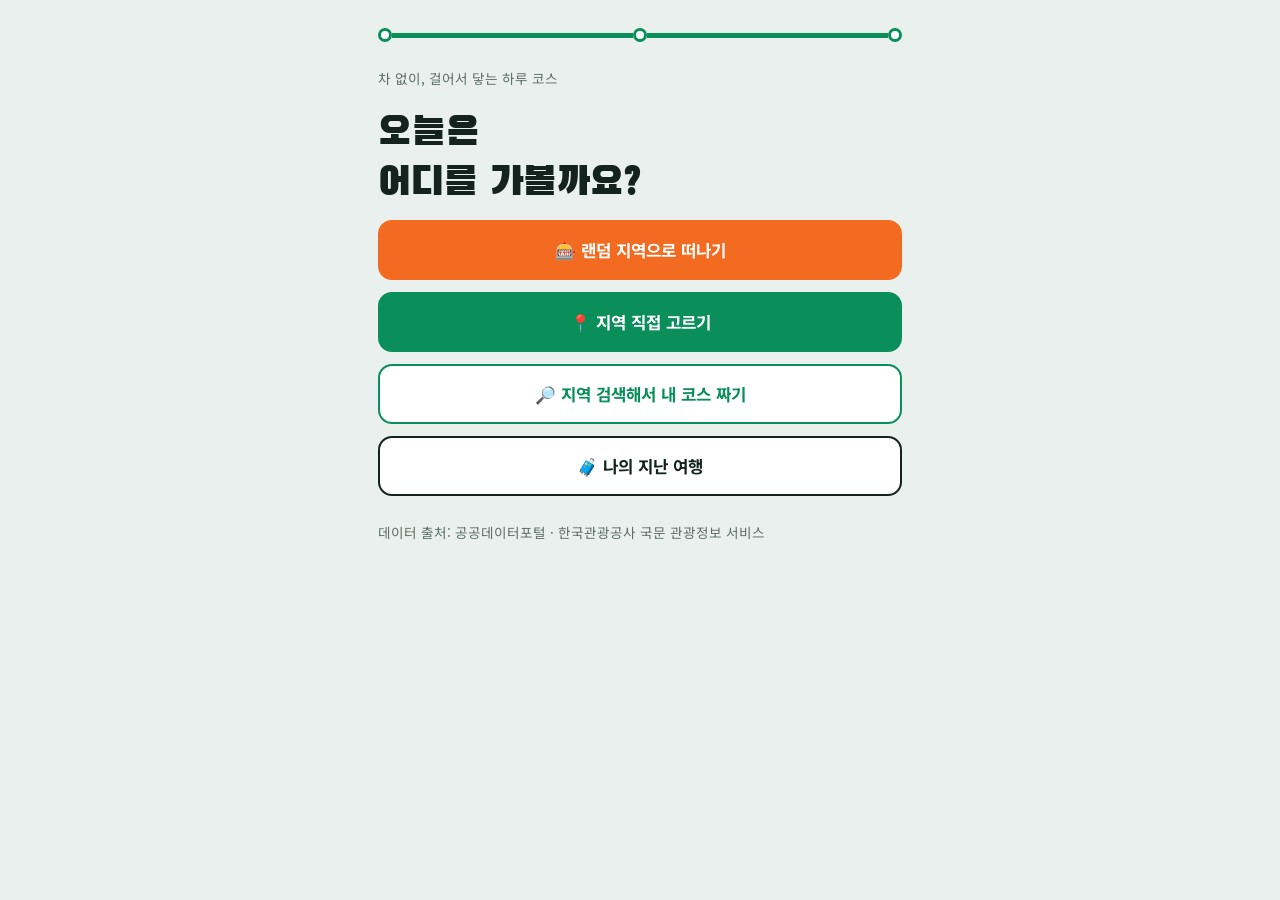
<file: index.html>
<!doctype html><html lang="ko"><head><meta charset="utf-8"><meta name="viewport" content="width=device-width,initial-scale=1">
<title>뚜벅이 여행 | 오늘은 어디를 가볼까요?</title>
<link href="https://fonts.googleapis.com/css2?family=Black+Han+Sans&family=Noto+Sans+KR:wght@400;700&display=swap" rel="stylesheet">
<link rel="stylesheet" href="style.css"></head><body><main class="w">
<div class="line" aria-hidden="true"><i></i><b></b><i></i><b></b><i></i></div>
<p class="sm">차 없이, 걸어서 닿는 하루 코스</p>
<h1>오늘은<br>어디를 가볼까요?</h1>
<a class="btn o" href="random.html">🎰 랜덤 지역으로 떠나기</a>
<a class="btn g" href="select.html">📍 지역 직접 고르기</a>
<a class="btn" href="search.html" style="border-color:var(--g);color:var(--g)">🔎 지역 검색해서 내 코스 짜기</a>
<a class="btn" href="history.html">🧳 나의 지난 여행 <span id="cnt"></span></a>
<p class="sm" style="margin-top:26px">데이터 출처: 공공데이터포털 · 한국관광공사 국문 관광정보 서비스</p>
</main><script src="config.js"></script><script src="common.js"></script>
<script>const n=LS.get('hist',[]).length;if(n)$('#cnt').textContent=`(${n})`</script></body></html>
</file>
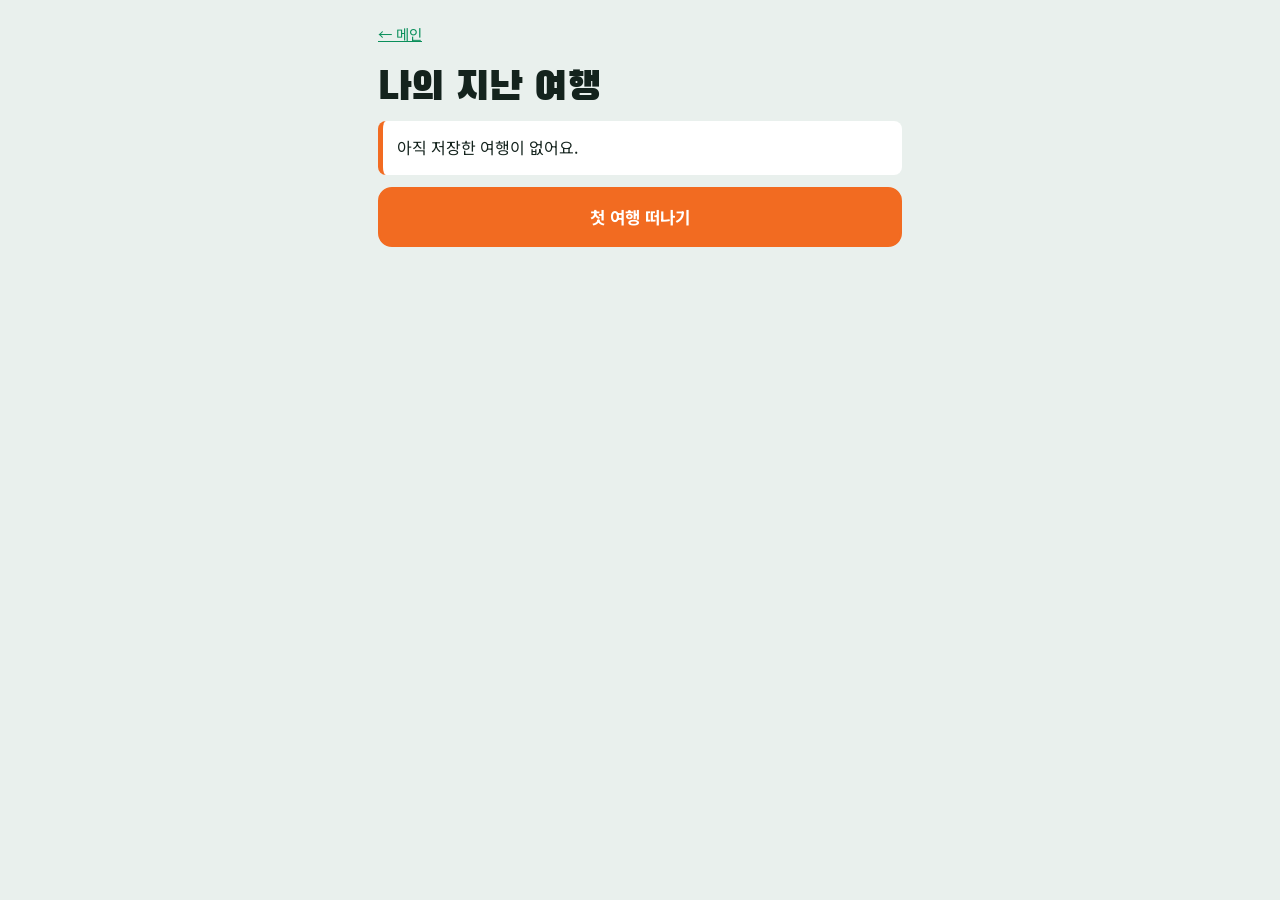
<file: history.html>
<!doctype html><html lang="ko"><head><meta charset="utf-8"><meta name="viewport" content="width=device-width,initial-scale=1">
<title>나의 지난 여행 | 뚜벅이 여행</title>
<link href="https://fonts.googleapis.com/css2?family=Black+Han+Sans&family=Noto+Sans+KR:wght@400;700&display=swap" rel="stylesheet">
<link rel="stylesheet" href="style.css"></head><body><main class="w">
<div class="top"><a href="index.html">← 메인</a></div>
<h1>나의 지난 여행</h1><div class="sum" id="stat" hidden></div><div id="list"></div>
</main><script src="config.js"></script><script src="common.js"></script>
<script>
function draw(){
  const H=LS.get('hist',[]);
  if(!H.length){$('#stat').hidden=true;$('#list').innerHTML='<p class="err">아직 저장한 여행이 없어요.</p><a class="btn o" href="random.html">첫 여행 떠나기</a>';return}
  const cnt={};H.forEach(h=>cnt[h.region]=(cnt[h.region]||0)+1);
  const top=Object.entries(cnt).sort((a,b)=>b[1]-a[1])[0];
  $('#stat').hidden=false;$('#stat').textContent=`총 ${H.length}번 · 누적 도보 ${(H.reduce((a,h)=>a+h.total,0)/1000).toFixed(1)}km · 가장 많이 간 곳: ${top[0]}`;
  $('#list').innerHTML=H.map(h=>`<details><summary>${esc(h.region)} · ${new Date(h.id).toLocaleDateString('ko-KR')} ${h.mode==='random'?'🎰':'📍'}</summary>
  <small>${esc(h.hub)} 출발 · 도보 ${(h.total/1000).toFixed(1)}km · ${h.mins}분</small><ol>${h.stops.map(s=>`<li><span class="tg" style="background:${COL[s.t]}">${s.t}</span>${esc(s.name)}</li>`).join('')}</ol>
  <button class="btn k" data-id="${h.id}" style="padding:8px;margin-top:10px">삭제</button></details>`).join('');
}
$('#list').onclick=e=>{const id=e.target.dataset?.id;if(id){LS.set('hist',LS.get('hist',[]).filter(h=>h.id!=id));draw()}};
draw();
</script></body></html>
</file>
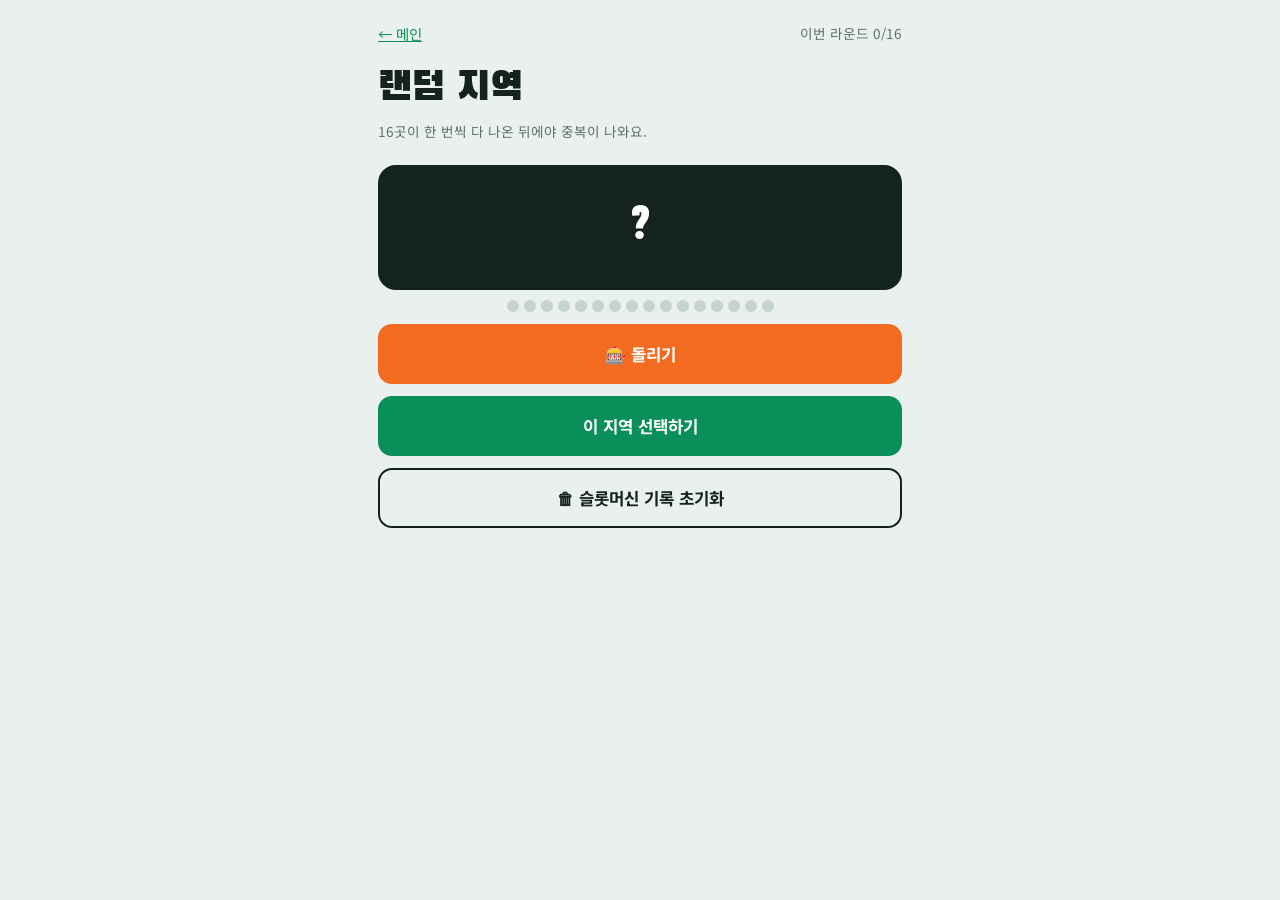
<file: random.html>
<!doctype html><html lang="ko"><head><meta charset="utf-8"><meta name="viewport" content="width=device-width,initial-scale=1">
<title>랜덤 지역 | 뚜벅이 여행</title>
<link href="https://fonts.googleapis.com/css2?family=Black+Han+Sans&family=Noto+Sans+KR:wght@400;700&display=swap" rel="stylesheet">
<link rel="stylesheet" href="style.css"></head><body><main class="w">
<div class="top"><a href="index.html">← 메인</a><span class="sm" id="left"></span></div>
<h1>랜덤 지역</h1><p class="sm">16곳이 한 번씩 다 나온 뒤에야 중복이 나와요.</p>
<div class="slot" aria-live="polite"><span id="reel">?</span></div>
<div class="dots" id="dots" aria-hidden="true"></div><p class="sm" id="msg" style="text-align:center"></p>
<button class="btn o" id="spin">🎰 돌리기</button>
<button class="btn g" id="pick" hidden>이 지역 선택하기</button>
<button class="btn k" id="reset">🗑 슬롯머신 기록 초기화</button>
</main><script src="config.js"></script><script src="common.js"></script>
<script>
let target=null;
const reel=$('#reel'),spin=$('#spin'),pick=$('#pick'),reset=$('#reset');
function stat(msg){const used=LS.get('used',bagLeft()?16-bagLeft():0);$('#left').textContent=`이번 라운드 ${used}/16`;
  $('#dots').innerHTML=REGIONS.map((_,i)=>`<i class="${i<used?'on':''}"></i>`).join('');$('#msg').textContent=msg||''}
function show(i){reel.textContent=REGIONS[i].n;reel.classList.remove('t');void reel.offsetWidth;reel.classList.add('t')}
function run(t){return new Promise(done=>{
  const s=Math.random()*16|0,total=32+((t-s+16)%16);let i=s,n=0;  // 32=16×2 → 정확히 target에서 멈춤
  (function tick(){i=(i+1)%16;show(i);if(++n>=total)return done();setTimeout(tick,30+n*n*.08)})();})}
spin.onclick=async()=>{
  spin.disabled=reset.disabled=true;pick.hidden=true;
  const {r,renewed}=drawRegion();target=r;LS.set('used',16-bagLeft());
  await run(r);
  stat(renewed?'🔄 16곳을 모두 돌았어요! 새 라운드가 시작됐어요.':'');
  reel.classList.remove('t');spin.textContent='🎰 다시 돌리기';spin.disabled=reset.disabled=false;pick.hidden=false;
};
pick.onclick=()=>ask(target,'random');
reset.onclick=()=>{
  if(!confirm('슬롯머신 기록을 초기화할까요?\n이번 라운드에서 나온 지역이 모두 다시 나올 수 있어요.'))return;
  LS.set('bag',[]);LS.set('used',0);target=null;
  pick.hidden=true;reel.textContent='?';spin.textContent='🎰 돌리기';
  stat('초기화했어요! 16곳이 다시 한 번씩 나와요.');
};
window.onNo=()=>{pick.hidden=true;stat('다른 지역으로 다시 돌려볼까요?')};
stat();
</script></body></html>
</file>
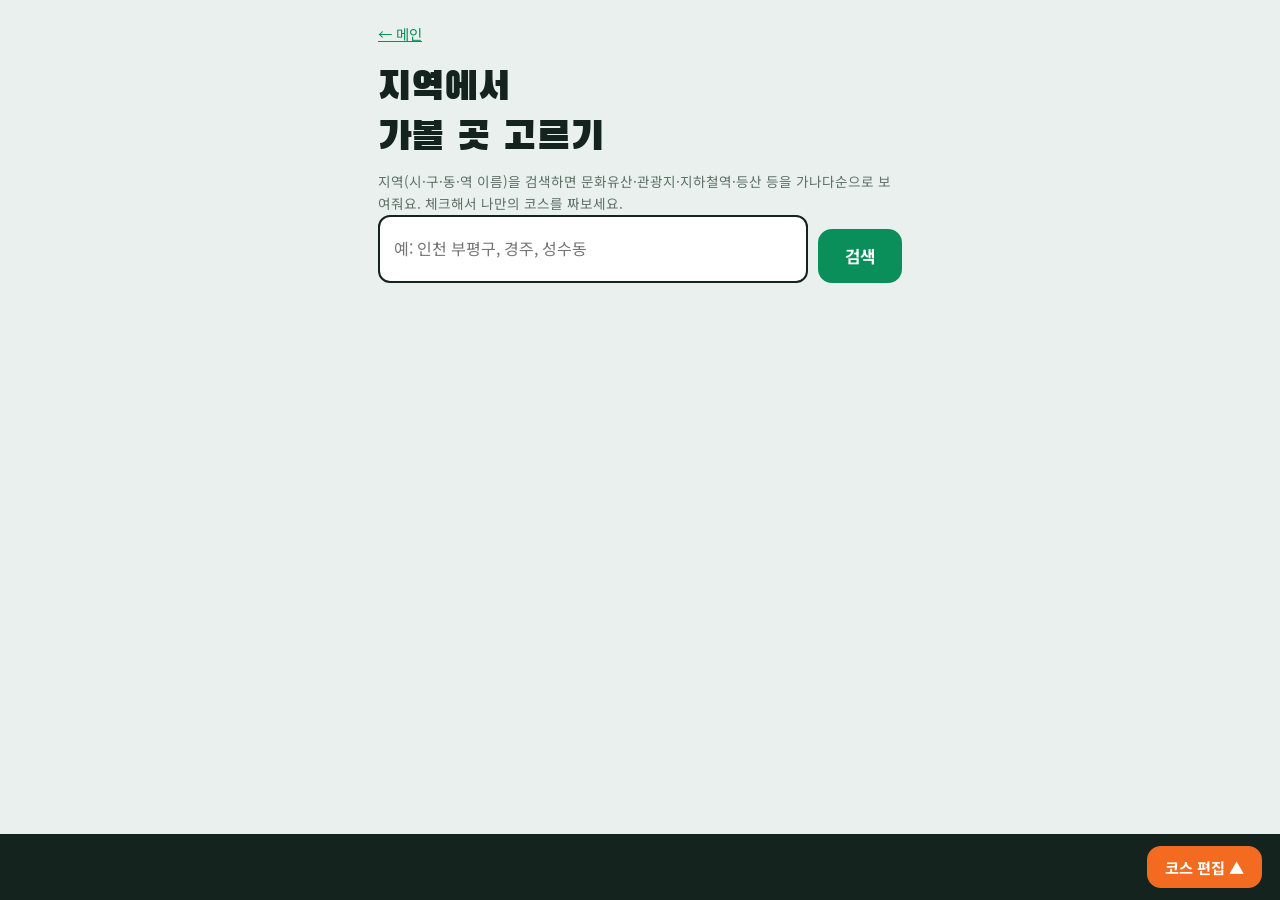
<file: search.html>
<!doctype html><html lang="ko"><head><meta charset="utf-8"><meta name="viewport" content="width=device-width,initial-scale=1">
<title>지역 검색 | 뚜벅이 여행</title>
<link href="https://fonts.googleapis.com/css2?family=Black+Han+Sans&family=Noto+Sans+KR:wght@400;700&display=swap" rel="stylesheet">
<link rel="stylesheet" href="style.css"></head><body><main class="w" style="padding-bottom:110px">
<div class="top"><a href="index.html">← 메인</a></div>
<h1>지역에서<br>가볼 곳 고르기</h1><p class="sm">지역(시·구·동·역 이름)을 검색하면 문화유산·관광지·지하철역·등산 등을 가나다순으로 보여줘요. 체크해서 나만의 코스를 짜보세요.</p>
<form id="f" class="row"><input id="q" placeholder="예: 인천 부평구, 경주, 성수동" required><button class="btn g s">검색</button></form>
<div id="cands" class="chips"></div><div id="info"></div>
<div id="main" hidden>
  <div class="chips" id="tabs"></div>
  <div class="row" style="gap:8px"><input id="flt" placeholder="목록에서 이름 찾기"><label class="sm" style="white-space:nowrap;margin:0;align-self:center"><input type="checkbox" id="ph" checked style="width:auto"> 사진 있는 곳만</label></div>
  <label class="sm" for="crad">'자동코스' 버튼의 코스 반경</label>
  <select id="crad"><option value="1000">1km</option><option value="2000" selected>2km</option><option value="3000">3km</option></select>
  <div id="list"></div>
</div>
<div id="warn"></div>
</main>
<div class="bar" id="bar" hidden><span id="cnt"></span><button class="btn o" data-a="open">코스 편집 ▲</button></div>
<script src="config.js"></script><script src="common.js"></script>
<script>
const CAT=['관광지','문화유산','문화시설','등산·트레킹','지하철역','맛집','카페'];
const HIK=/(산|봉)$|등산|둘레길|트레킹|산책로|숲길|올레|탐방|자락길/;
let ALL=[],TAB='',REG=null,SEL=[],CANDS=[],VIEW=[];
const key=r=>r.name+'|'+r.x.toFixed(4)+'|'+r.y.toFixed(4);
async function geoRegion(q){
  const r=await fetch(`https://nominatim.openstreetmap.org/search?q=${encodeURIComponent(q)}&format=jsonv2&countrycodes=kr&limit=4&accept-language=ko`);
  return(await r.json()).map(i=>{const[s,n,w,e]=i.boundingbox.map(Number);
    return{name:i.name||i.display_name.split(',')[0],addr:i.display_name.split(',').slice(-3,-1).reverse().join(' ').trim(),x:+i.lon,y:+i.lat,rad:Math.min(20000,Math.max(1500,Math.round(meters({x:w,y:s},{x:e,y:n})/2)))}});
}
async function stations(c,r){ // 지하철·철도역: OpenStreetMap Overpass (지역별로 localStorage에 캐시)
  const ck=`${c.x.toFixed(2)},${c.y.toFixed(2)},${r}`,cache=LS.get('stc',{});if(cache[ck])return cache[ck];
  const q=`[out:json][timeout:15];node["railway"="station"](around:${r},${c.y},${c.x});out 120;`;
  const list=(await overpass(q)).elements.filter(e=>/[가-힣]/.test(e.tags?.name||'')).map(e=>({name:e.tags.name.replace(/역?$/,'역'),addr:'',x:e.lon,y:e.lat,img:'',t:'지하철역',k:'station'}));
  cache[ck]=list;LS.set('stc',cache);return list;
}
function cls(v,ct){
  const hik=HIK.test(v.title)||v.cat3==='A01010400';
  if(ct===39)return v.cat3==='A05020900'?'카페':'맛집';
  if(ct===28)return hik?'등산·트레킹':null;
  if(hik)return'등산·트레킹';
  return ct===14?'문화시설':v.cat2==='A0201'?'문화유산':'관광지';
}
$('#f').onsubmit=async e=>{
  e.preventDefault();const q=$('#q').value.trim();if(!q)return;
  if(CONFIG.KEY.includes('여기에')){$('#info').innerHTML='<p class="err">config.js에 인증키를 넣어주세요.</p>';return}
  $('#info').innerHTML='<p class="sm">지역을 찾는 중…</p>';
  try{CANDS=await geoRegion(q)}catch(err){$('#info').innerHTML=`<p class="err">지역 검색 실패: ${esc(err.message)}</p>`;return}
  if(!CANDS.length){$('#info').innerHTML=`<p class="err">지역을 찾지 못했어요. '인천 부평구'처럼 시·구 이름을 함께 적어보세요.</p>`;return}
  $('#cands').innerHTML=CANDS.length>1?'<span class="sm" style="width:100%">혹시 이곳인가요?</span>'+CANDS.map((c,i)=>`<button data-c="${i}">${esc(c.name)} <small style="display:inline">${esc(c.addr)}</small></button>`).join(''):'';
  loadRegion(0);
};
async function loadRegion(i){
  REG=CANDS[i];const c=REG;
  $('#info').innerHTML=`<div class="sum">📍 ${esc(c.name)} <small>${esc(c.addr)} · 반경 약 ${(c.rad/1000).toFixed(1)}km 안의 장소</small></div>`;
  $('#main').hidden=true;$('#warn').innerHTML='<p class="sm">공공데이터에서 장소를 모으는 중…</p>';
  const rs=await Promise.allSettled([near(c,12,100,c.rad),near(c,14,60,c.rad),near(c,28,60,c.rad),near(c,39,100,c.rad),stations(c,Math.min(c.rad,8000))]);
  const nm=['관광지','문화시설','레포츠','맛집·카페','지하철역(OSM)'],cts=[12,14,28,39],seen=new Set();let warn='';ALL=[];
  rs.forEach((r,i)=>{
    if(r.status!=='fulfilled'){warn+=`<p class="sm">⚠ ${nm[i]} 불러오기 실패: ${esc(r.reason.message)}</p>`;return}
    r.value.forEach(v=>{
      const o=i===4?v:(t=>t&&{name:v.title,addr:v.addr1,x:+v.mapx,y:+v.mapy,img:(v.firstimage||'').replace('http://','https://'),t,k:t==='문화유산'?'heritage':'spot'})(cls(v,cts[i]));
      if(o&&o.x&&!seen.has(key(o))){seen.add(key(o));ALL.push(o)}
    });
  });
  $('#warn').innerHTML=warn;
  TAB=CAT.find(t=>ALL.some(r=>r.t===t))||CAT[0];$('#main').hidden=false;draw();
}
function draw(){
  const f=$('#flt').value.trim(),ph=$('#ph').checked,ok=r=>(!f||r.name.includes(f))&&(!ph||r.t==='지하철역'||r.img);
  $('#tabs').innerHTML=CAT.map(t=>`<button data-t="${t}" class="${t===TAB?'on':''}">${t} ${ALL.filter(r=>r.t===t&&ok(r)).length}</button>`).join('');
  VIEW=ALL.filter(r=>r.t===TAB&&ok(r)).sort((a,b)=>a.name.localeCompare(b.name,'ko')).slice(0,80);  // 가나다순
  const auto=r=>'course.html?'+new URLSearchParams({m:'search',n:r.name,x:r.x,y:r.y,k:r.k,t:r.t,a:r.addr||'',rad:$('#crad').value});
  $('#list').innerHTML=`<a class="btn g" href="${auto({name:REG.name,x:REG.x,y:REG.y,k:'place',t:'장소'})}">📍 이 지역 중심에서 자동 코스 짜기</a>`+
   (VIEW.length?VIEW.map((r,i)=>`<label class="pl"><input type="checkbox" data-k="${i}" ${SEL.some(s=>key(s)===key(r))?'checked':''}>${r.img?`<img src="${esc(r.img)}" alt="" loading="lazy">`:''}<span><b>${esc(r.name)}</b><small>${esc(r.addr)||r.t}</small></span><a class="go" href="${auto(r)}">자동코스</a></label>`).join(''):'<p class="sm" style="margin-top:14px">이 분류에는 표시할 장소가 없어요. (사진 필터를 꺼보세요)</p>');
  bar();
}
const bar=()=>{$('#bar').hidden=!SEL.length;$('#cnt').textContent=`선택한 곳 ${SEL.length}/8`};
function tray(){
  let d=$('#tray');if(!d){d=document.createElement('div');d.id='tray';d.className='md';document.body.append(d)}
  d.innerHTML=`<div class="bx" style="text-align:left;max-height:86vh;overflow:auto"><h2>내 코스 (${SEL.length}곳)</h2><p class="sm">↑↓로 순서를 바꾸거나 '동선 최적화'를 눌러보세요.</p>
  ${SEL.map((r,i)=>`<div class="tr"><span class="tg" style="background:${COL[r.t]}">${r.t}</span><b>${esc(r.name)}</b><button data-a="u${i}">↑</button><button data-a="d${i}">↓</button><button data-a="x${i}">✕</button></div>`).join('')||'<p class="sm">아직 고른 곳이 없어요.</p>'}
  <button class="btn k" data-a="opt">🔀 동선 최적화 (총 이동거리 최소)</button><button class="btn g" data-a="go">이 순서로 코스 보기 →</button><button class="btn k" data-a="close">닫기</button></div>`;
}
function optimize(){ // 선택지 전체 순열 중 총 이동거리가 가장 짧은 순서 (최대 8곳 → 40,320가지)
  let best=SEL,bd=1e12;
  for(const q of perms(SEL)){let d=0;for(let i=1;i<q.length;i++)d+=meters(q[i-1],q[i]);if(d<bd){bd=d;best=q}}
  SEL=best;
}
document.addEventListener('click',e=>{
  const t=e.target.closest('[data-t]'),c=e.target.closest('[data-c]'),a=e.target.closest('[data-a]');
  if(t){TAB=t.dataset.t;draw()}
  if(c)loadRegion(+c.dataset.c);
  if(a){const v=a.dataset.a,i=+v.slice(1);
    if(v==='open'||v==='close'){v==='close'?$('#tray').remove():tray();return}
    if(v[0]==='u'&&i>0)[SEL[i-1],SEL[i]]=[SEL[i],SEL[i-1]];
    if(v[0]==='d'&&i<SEL.length-1)[SEL[i+1],SEL[i]]=[SEL[i],SEL[i+1]];
    if(v[0]==='x')SEL.splice(i,1);
    if(v==='opt')optimize();
    if(v==='go'){if(SEL.length<2)return alert('2곳 이상 골라주세요.');
      sessionStorage.setItem('custom',JSON.stringify(SEL.map(({name,addr,x,y,t,img})=>({name,addr,x,y,t,img}))));
      location.href='course.html?m=custom&n='+encodeURIComponent((REG?REG.name+' ':'')+'나의 코스');return}
    tray();draw();
  }
});
document.addEventListener('change',e=>{
  const k=e.target.dataset?.k;if(k===undefined)return;const r=VIEW[+k],i=SEL.findIndex(s=>key(s)===key(r));
  if(e.target.checked){if(SEL.length>=8){e.target.checked=false;return alert('최대 8곳까지 고를 수 있어요.')}if(i<0)SEL.push(r)}else if(i>=0)SEL.splice(i,1);
  bar();
});
$('#flt').oninput=draw;$('#ph').onchange=draw;$('#crad').onchange=()=>REG&&draw();
</script></body></html>
</file>
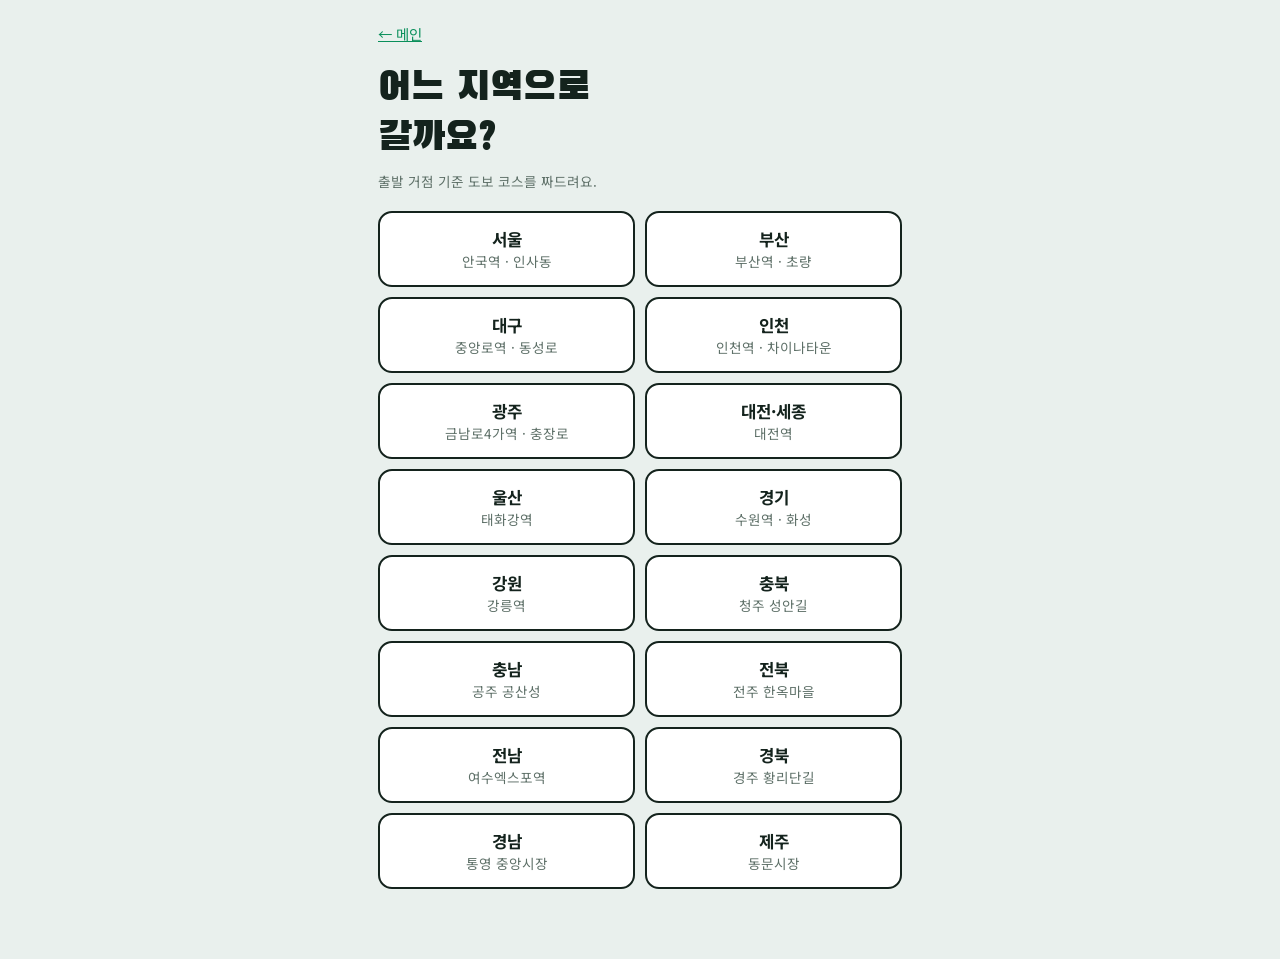
<file: select.html>
<!doctype html><html lang="ko"><head><meta charset="utf-8"><meta name="viewport" content="width=device-width,initial-scale=1">
<title>지역 선택 | 뚜벅이 여행</title>
<link href="https://fonts.googleapis.com/css2?family=Black+Han+Sans&family=Noto+Sans+KR:wght@400;700&display=swap" rel="stylesheet">
<link rel="stylesheet" href="style.css"></head><body><main class="w">
<div class="top"><a href="index.html">← 메인</a></div>
<h1>어느 지역으로<br>갈까요?</h1><p class="sm">출발 거점 기준 도보 코스를 짜드려요.</p>
<div class="grid" id="g"></div>
</main><script src="config.js"></script><script src="common.js"></script>
<script>
$('#g').innerHTML=REGIONS.map((r,i)=>`<button class="btn" data-i="${i}">${esc(r.n)}<small>${esc(r.h)}</small></button>`).join('');
$('#g').onclick=e=>{const b=e.target.closest('button');if(b)ask(+b.dataset.i,'select')};
</script></body></html>
</file>
<file: style.css>
:root{--bg:#E9F0ED;--ink:#14231D;--g:#0A8F5B;--o:#F26B21;--p:#6C4AB6;--mut:#5E7068;--ln:#C5D3CD}
*{box-sizing:border-box;margin:0}
body{font:16px/1.6 'Noto Sans KR',sans-serif;background:var(--bg);color:var(--ink);display:flex;justify-content:center}
.w{width:min(560px,100%);padding:22px 18px 70px}
h1,h2{font-family:'Black Han Sans',sans-serif;font-weight:400;line-height:1.25}
h1{font-size:2.5rem;margin:18px 0 8px}h2{font-size:1.6rem}
.sm,small{color:var(--mut);font-size:.85rem;display:block}
a{color:var(--g)}
.top{display:flex;justify-content:space-between;align-items:center;font-size:.9rem}
.btn{display:block;width:100%;border:2px solid var(--ink);background:#fff;color:var(--ink);font:700 1.05rem 'Noto Sans KR',sans-serif;padding:16px;border-radius:14px;cursor:pointer;text-align:center;text-decoration:none;margin-top:12px}
.btn:focus-visible{outline:3px solid var(--o);outline-offset:2px}
.btn.o{background:var(--o);border-color:var(--o);color:#fff}.btn.g{background:var(--g);border-color:var(--g);color:#fff}
.btn.k{background:transparent}.btn:disabled{opacity:.4;cursor:not-allowed}
.row{display:flex;gap:10px}.row .btn{margin-top:14px}
.line{display:flex;align-items:center;margin:6px 0 26px}.line i{width:14px;height:14px;border-radius:50%;border:3px solid var(--g);background:#fff}.line b{flex:1;height:5px;background:var(--g)}
.slot{background:var(--ink);border-radius:18px;padding:34px 10px;margin:22px 0 8px;text-align:center;color:#fff;overflow:hidden}
.slot span{display:block;font:2.8rem 'Black Han Sans';min-height:3.6rem}.slot span.t{animation:dn .09s linear}
@keyframes dn{from{transform:translateY(-60%);opacity:.3}}
.dots{display:flex;gap:5px;justify-content:center;margin:10px 0}.dots i{width:12px;height:12px;border-radius:50%;background:var(--ln)}.dots i.on{background:var(--o)}
.grid{display:grid;grid-template-columns:1fr 1fr;gap:10px;margin-top:18px}
.grid .btn{margin:0;padding:14px 8px}.grid small{font-weight:400}
.md{position:fixed;inset:0;background:#14231Dcc;display:flex;align-items:center;justify-content:center;padding:20px;z-index:9}
.bx{background:#fff;border-radius:18px;padding:26px 22px;width:min(380px,100%);text-align:center}.bx h2{margin:6px 0}
.st{position:relative;padding:0 0 0 50px;min-height:46px}
.st .dot{position:absolute;left:0;top:0;width:36px;height:36px;border-radius:50%;color:#fff;font:700 .95rem/36px 'Noto Sans KR';text-align:center;font-style:normal;border:3px solid #fff;box-shadow:0 0 0 3px var(--ink)}
.leg{margin:2px 0 2px 17px;padding:8px 0 8px 33px;border-left:5px solid var(--ink);font-size:.82rem;color:var(--mut)}
.cd{display:flex;gap:12px}.cd img{width:84px;height:84px;object-fit:cover;border-radius:10px}.cd b{display:block}
.tg{display:inline-block;color:#fff;font-size:.72rem;padding:0 8px;border-radius:99px;margin-right:6px}
#map{height:280px;border-radius:14px;margin:18px 0;border:2px solid var(--ink)}
.sum{background:#fff;border-radius:12px;padding:12px 14px;margin:14px 0;font-weight:700}
.err{background:#fff;border-left:5px solid var(--o);padding:14px;border-radius:8px}
details{background:#fff;border-radius:12px;padding:12px 14px;margin-top:10px}summary{cursor:pointer;font-weight:700}
details li{margin:6px 0 0 18px;font-size:.9rem}
@media(prefers-reduced-motion:reduce){.slot span.t{animation:none}}
input,select{font:inherit;padding:13px 14px;border:2px solid var(--ink);border-radius:12px;background:#fff;color:var(--ink);width:100%}
.row input{flex:1;min-width:0}.row .btn.s{width:84px;padding:13px 0}
label.sm{margin:12px 0 4px}
.chips{display:flex;gap:6px;flex-wrap:wrap;margin:12px 0}
.chips button{border:2px solid var(--ink);background:#fff;border-radius:99px;padding:4px 12px;font:inherit;font-size:.88rem;cursor:pointer}.chips button.on{background:var(--ink);color:#fff}
.pl{display:flex;gap:10px;align-items:center;background:#fff;border:2px solid var(--ink);border-radius:12px;padding:8px 10px;margin-top:8px;cursor:pointer}
.pl input{width:20px;height:20px;accent-color:var(--o);flex:none}.pl img{width:56px;height:56px;object-fit:cover;border-radius:8px;flex:none}
.pl span{flex:1;min-width:0}.pl b{display:block}.pl small{white-space:nowrap;overflow:hidden;text-overflow:ellipsis}.pl .go{font-size:.78rem;flex:none}
.bar{position:fixed;left:0;right:0;bottom:0;background:var(--ink);color:#fff;padding:12px 18px;display:flex;justify-content:space-between;align-items:center;z-index:5}
.bar .btn{width:auto;margin:0;padding:8px 16px;font-size:.95rem}
.tr{display:flex;align-items:center;gap:6px;padding:8px 0;border-bottom:1px solid var(--ln)}.tr b{flex:1;font-size:.92rem}
.tr button{border:1.5px solid var(--ink);background:#fff;border-radius:8px;width:30px;height:30px;cursor:pointer}
.chain{display:flex;flex-wrap:wrap;align-items:center;gap:6px 4px;background:#fff;border-radius:12px;padding:14px}
.sp{border:2.5px solid var(--ink);border-radius:99px;padding:2px 12px;font-weight:700;font-size:.88rem}
.cn{font-size:.74rem;color:var(--mut);padding:0 2px;white-space:nowrap}
.leg small{display:block}.leg a{font-size:.78rem}

.mk{width:28px;height:28px;border-radius:50%;color:#fff;font:700 13px/24px 'Noto Sans KR',sans-serif;text-align:center;border:2px solid #fff;box-shadow:0 0 0 2px #14231D}
</file>
